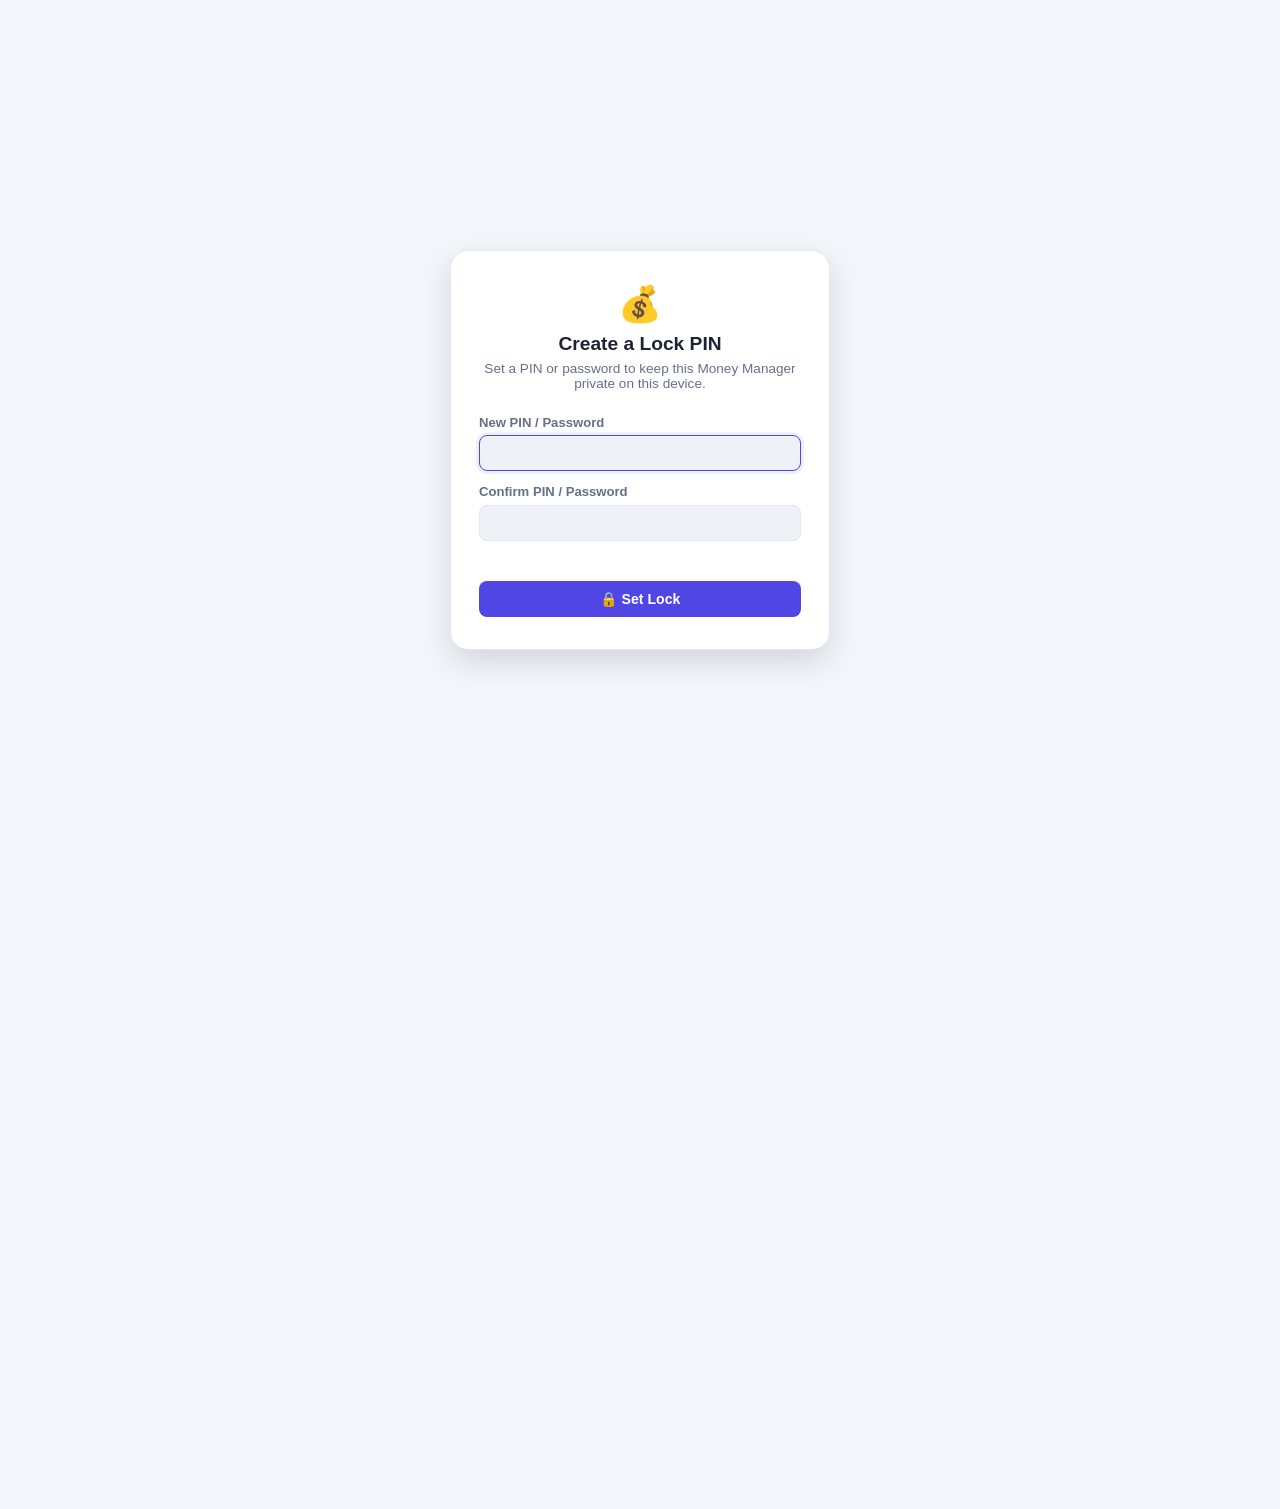
<file: index.html>
<!DOCTYPE html>
<html lang="en">
<head>
<meta charset="UTF-8" />
<meta name="viewport" content="width=device-width, initial-scale=1.0" />
<title>Dashboard · Money Manager</title>
<link rel="icon" href="data:image/svg+xml,<svg xmlns=%22http://www.w3.org/2000/svg%22 viewBox=%220 0 100 100%22><text y=%22.9em%22 font-size=%2290%22>💰</text></svg>" />
<link rel="stylesheet" href="css/style.css" />
<script>
  (function () {
    var t = localStorage.getItem("mms_theme");
    if (t === "dark" || t === "light") document.documentElement.setAttribute("data-theme", t);
    document.documentElement.classList.add("mms-auth-pending");
  })();
</script>
</head>
<body>

<header class="app-header">
  <nav class="app-nav">
    <a href="index.html" class="brand"><span class="brand-icon">💰</span><span class="brand-text"> Money Manager</span></a>
    <div class="nav-links">
      <a href="index.html">📊 Dashboard</a>
      <a href="income.html">💵 Income</a>
      <a href="expense.html">🧾 Expense</a>
      <a href="saving.html">🏦 Savings</a>
      <a href="debt.html">💳 Debt</a>
    </div>
    <div class="nav-actions">
      <button class="icon-btn lock-toggle" title="Lock now">🔒</button>
      <button class="icon-btn theme-toggle" title="Toggle theme">🌙</button>
      <button class="icon-btn nav-toggle" title="Menu">☰</button>
    </div>
  </nav>
</header>

<main class="app-main">
  <div class="page-head">
    <div>
      <h1>Dashboard</h1>
      <div class="subtitle">Your complete financial overview, all in one place.</div>
    </div>
  </div>

  <section class="summary-grid">
    <div class="stat-card income">
      <div class="stat-top">
        <span class="stat-label">Total Income</span>
        <span class="stat-icon">💵</span>
      </div>
      <div class="stat-value" id="stat-income">₹0.00</div>
      <div class="stat-sub" id="stat-income-sub">0 entries</div>
    </div>
    <div class="stat-card expense">
      <div class="stat-top">
        <span class="stat-label">Total Expense</span>
        <span class="stat-icon">🧾</span>
      </div>
      <div class="stat-value" id="stat-expense">₹0.00</div>
      <div class="stat-sub" id="stat-expense-sub">0 entries</div>
    </div>
    <div class="stat-card saving">
      <div class="stat-top">
        <span class="stat-label">Total Savings</span>
        <span class="stat-icon">🏦</span>
      </div>
      <div class="stat-value" id="stat-saving">₹0.00</div>
      <div class="stat-sub" id="stat-saving-sub">0 goals</div>
    </div>
    <div class="stat-card debt">
      <div class="stat-top">
        <span class="stat-label">Outstanding Debt</span>
        <span class="stat-icon">💳</span>
      </div>
      <div class="stat-value" id="stat-debt">₹0.00</div>
      <div class="stat-sub" id="stat-debt-sub">0 debts</div>
    </div>
    <div class="stat-card balance">
      <div class="stat-top">
        <span class="stat-label">Available Balance</span>
        <span class="stat-icon">⚖️</span>
      </div>
      <div class="stat-value" id="stat-balance">₹0.00</div>
      <div class="stat-sub">Income − Expense − Savings − Debt Payments</div>
    </div>
  </section>

  <h2 class="section-title">Overview</h2>
  <section class="charts-grid">
    <div class="card chart-card">
      <h3>Expense by Category</h3>
      <canvas id="chart-expense-category" height="220"></canvas>
      <div class="chart-legend" id="legend-expense-category"></div>
    </div>
    <div class="card chart-card">
      <h3>Last 6 Months: Income, Expense, Savings &amp; Debt Payments</h3>
      <canvas id="chart-monthly-trend" height="220"></canvas>
      <div class="chart-legend">
        <span class="legend-item"><span class="legend-dot" style="background:var(--income)"></span>Income</span>
        <span class="legend-item"><span class="legend-dot" style="background:var(--expense)"></span>Expense</span>
        <span class="legend-item"><span class="legend-dot" style="background:var(--saving)"></span>Savings</span>
        <span class="legend-item"><span class="legend-dot" style="background:var(--debt)"></span>Debt Payments</span>
      </div>
    </div>
  </section>

  <div class="two-col">
    <div>
      <h2 class="section-title">Savings Goals</h2>
      <div class="goals-grid" id="dash-goals"></div>

      <h2 class="section-title">Debts</h2>
      <div class="goals-grid" id="dash-debts"></div>
    </div>
    <div>
      <h2 class="section-title">Recent Transactions</h2>
      <div class="table-wrap">
        <table>
          <thead>
            <tr>
              <th>Date</th>
              <th>Type</th>
              <th>Description</th>
              <th class="num">Amount</th>
            </tr>
          </thead>
          <tbody id="recent-tx-body"></tbody>
        </table>
      </div>
    </div>
  </div>

  <h2 class="section-title">Statement</h2>
  <div class="card">
    <p class="subtitle" style="margin-bottom:1rem;color:var(--text-muted);font-size:0.85rem;">
      Export a full account statement as PDF: total income, expense, savings, debt payments, available balance, and a chronological transaction ledger with running balance.
    </p>
    <div class="settings-actions">
      <button class="btn btn-primary" id="btn-export-statement">📄 Export Full Statement (PDF)</button>
    </div>
  </div>

  <h2 class="section-title">Data Management</h2>
  <div class="card">
    <p class="subtitle" style="margin-bottom:1rem;color:var(--text-muted);font-size:0.85rem;">
      Everything is stored locally in your browser (localStorage). Back up your data as a JSON file, restore it later, or try the app with sample data.
    </p>
    <div class="settings-actions">
      <button class="btn btn-secondary" id="btn-export">⬇️ Export Data</button>
      <button class="btn btn-secondary" id="btn-import">⬆️ Import Data</button>
      <input type="file" id="file-import" accept="application/json" hidden />
      <button class="btn btn-secondary" id="btn-demo">✨ Load Demo Data</button>
      <button class="btn btn-danger" id="btn-clear">🗑️ Clear All Data</button>
    </div>
  </div>

  <p class="footer-note">Money Manager · data stays on this device only</p>
</main>

<script src="js/storage.js"></script>
<script src="js/charts.js"></script>
<script src="js/print.js"></script>
<script src="js/main.js"></script>
<script src="js/auth.js"></script>
<script src="js/dashboard.js"></script>
</body>
</html>
</file>
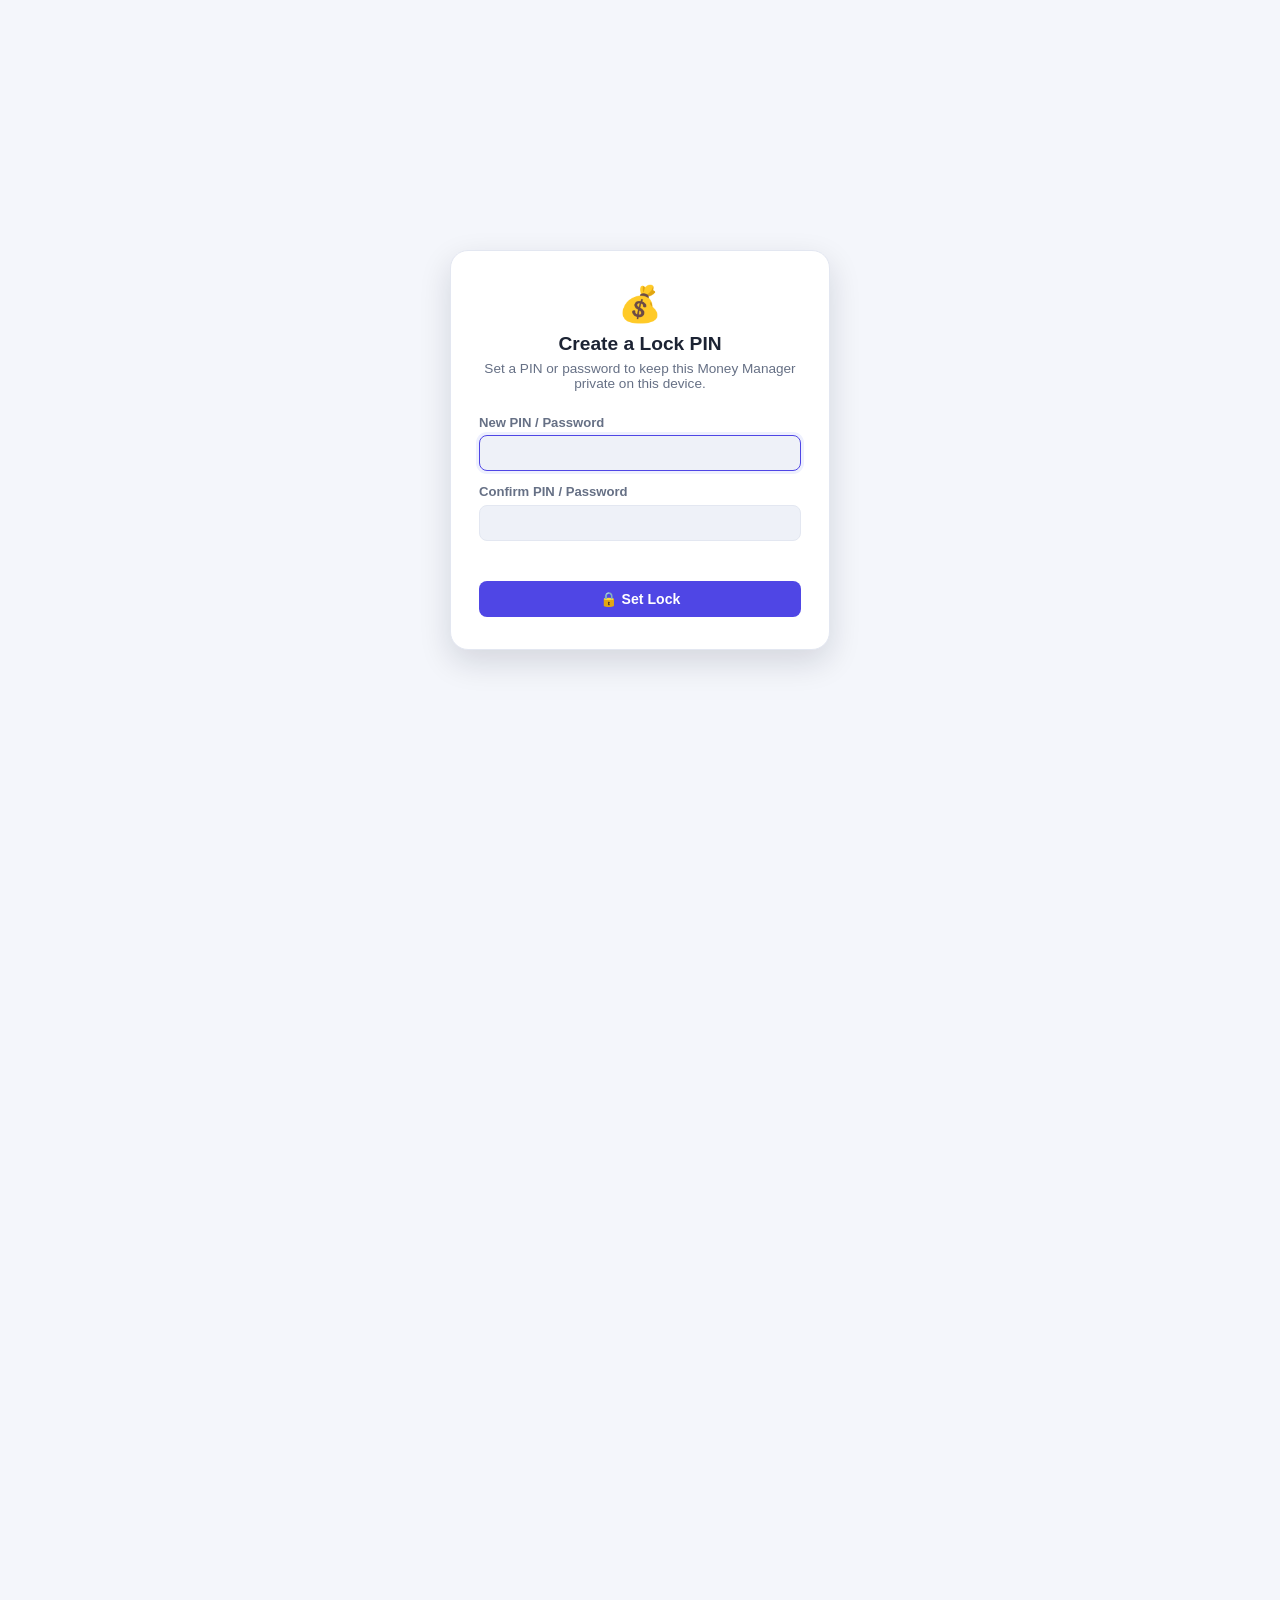
<file: debt.html>
<!DOCTYPE html>
<html lang="en">
<head>
<meta charset="UTF-8" />
<meta name="viewport" content="width=device-width, initial-scale=1.0" />
<title>Debt · Money Manager</title>
<link rel="icon" href="data:image/svg+xml,<svg xmlns=%22http://www.w3.org/2000/svg%22 viewBox=%220 0 100 100%22><text y=%22.9em%22 font-size=%2290%22>💰</text></svg>" />
<link rel="stylesheet" href="css/style.css" />
<script>
  (function () {
    var t = localStorage.getItem("mms_theme");
    if (t === "dark" || t === "light") document.documentElement.setAttribute("data-theme", t);
    document.documentElement.classList.add("mms-auth-pending");
  })();
</script>
</head>
<body>

<header class="app-header">
  <nav class="app-nav">
    <a href="index.html" class="brand"><span class="brand-icon">💰</span><span class="brand-text"> Money Manager</span></a>
    <div class="nav-links">
      <a href="index.html">📊 Dashboard</a>
      <a href="income.html">💵 Income</a>
      <a href="expense.html">🧾 Expense</a>
      <a href="saving.html">🏦 Savings</a>
      <a href="debt.html">💳 Debt</a>
    </div>
    <div class="nav-actions">
      <button class="icon-btn lock-toggle" title="Lock now">🔒</button>
      <button class="icon-btn theme-toggle" title="Toggle theme">🌙</button>
      <button class="icon-btn nav-toggle" title="Menu">☰</button>
    </div>
  </nav>
</header>

<main class="app-main">
  <div class="page-head">
    <div>
      <h1>Debt</h1>
      <div class="subtitle">Track what you owe and watch it pay down to zero.</div>
    </div>
  </div>

  <section class="summary-grid">
    <div class="stat-card debt">
      <div class="stat-top"><span class="stat-label">Total Outstanding</span><span class="stat-icon">💳</span></div>
      <div class="stat-value" id="stat-outstanding">₹0.00</div>
      <div class="stat-sub" id="stat-debt-count">0 debts</div>
    </div>
    <div class="stat-card debt">
      <div class="stat-top"><span class="stat-label">Total Paid</span><span class="stat-icon">✅</span></div>
      <div class="stat-value" id="stat-paid">₹0.00</div>
      <div class="stat-sub" id="stat-payment-count">0 payments</div>
    </div>
    <div class="stat-card debt">
      <div class="stat-top"><span class="stat-label">Active Debts</span><span class="stat-icon">📌</span></div>
      <div class="stat-value" id="stat-active-debts">0</div>
      <div class="stat-sub">Still owing</div>
    </div>
    <div class="stat-card debt">
      <div class="stat-top"><span class="stat-label">Debts Cleared</span><span class="stat-icon">🎉</span></div>
      <div class="stat-value" id="stat-cleared-debts">0</div>
      <div class="stat-sub">Fully paid off</div>
    </div>
  </section>

  <h2 class="section-title" id="debt-form-title">Add Debt</h2>
  <form class="card" id="debt-form" novalidate>
    <div class="form-grid">
      <div class="field">
        <label for="d-name">Debt Name / Creditor</label>
        <input type="text" id="d-name" placeholder="e.g. HDFC Credit Card" maxlength="60" required />
      </div>
      <div class="field">
        <label for="d-category">Category</label>
        <select id="d-category"></select>
      </div>
      <div class="field">
        <label for="d-principal">Principal Amount (₹)</label>
        <input type="number" id="d-principal" min="1" step="0.01" placeholder="0.00" required />
      </div>
      <div class="field">
        <label for="d-rate">Interest Rate % (optional)</label>
        <input type="number" id="d-rate" min="0" step="0.01" placeholder="0.00" />
      </div>
      <div class="field">
        <label for="d-due">Due Date (optional)</label>
        <input type="date" id="d-due" />
      </div>
      <div class="field full">
        <label for="d-note">Note (optional)</label>
        <textarea id="d-note" maxlength="200" placeholder="Any extra detail..."></textarea>
      </div>
      <div class="field-error full" id="debt-form-error"></div>
      <div class="form-actions">
        <button type="submit" class="btn btn-primary" id="debt-submit-btn">➕ Add Debt</button>
        <button type="button" class="btn btn-ghost" id="debt-cancel-btn" hidden>Cancel</button>
      </div>
    </div>
  </form>

  <div class="goals-grid" id="debts-grid" style="margin-top:1.25rem;"></div>

  <h2 class="section-title" id="payment-form-title">Add Debt Payment</h2>
  <form class="card" id="payment-form" novalidate>
    <div class="form-grid">
      <div class="field">
        <label for="p-date">Date</label>
        <input type="date" id="p-date" required />
      </div>
      <div class="field">
        <label for="p-debt">Debt</label>
        <select id="p-debt"></select>
      </div>
      <div class="field">
        <label for="p-amount">Amount (₹)</label>
        <input type="number" id="p-amount" min="0.01" step="0.01" placeholder="0.00" required />
      </div>
      <div class="field full">
        <label for="p-note">Note (optional)</label>
        <textarea id="p-note" maxlength="200" placeholder="Any extra detail..."></textarea>
      </div>
      <div class="field-error full" id="payment-form-error"></div>
      <div class="form-actions">
        <button type="submit" class="btn btn-primary" id="payment-submit-btn">➕ Add Payment</button>
        <button type="button" class="btn btn-ghost" id="payment-cancel-btn" hidden>Cancel</button>
      </div>
    </div>
  </form>

  <h2 class="section-title">All Debt Payments</h2>
  <div class="toolbar">
    <select id="filter-debt"><option value="">All debts</option></select>
    <input type="month" id="filter-month" />
    <div class="spacer"></div>
    <button class="btn btn-secondary btn-sm" id="btn-clear-filters">Clear filters</button>
    <button class="btn btn-secondary btn-sm" id="btn-export-pdf">📄 Export PDF</button>
  </div>

  <div class="table-wrap">
    <table>
      <thead>
        <tr>
          <th>Date</th>
          <th>Debt</th>
          <th>Note</th>
          <th class="num">Amount</th>
          <th></th>
        </tr>
      </thead>
      <tbody id="payments-body"></tbody>
    </table>
  </div>

  <p class="footer-note">Money Manager · data stays on this device only</p>
</main>

<script src="js/storage.js"></script>
<script src="js/charts.js"></script>
<script src="js/print.js"></script>
<script src="js/main.js"></script>
<script src="js/auth.js"></script>
<script src="js/debt.js"></script>
</body>
</html>
</file>
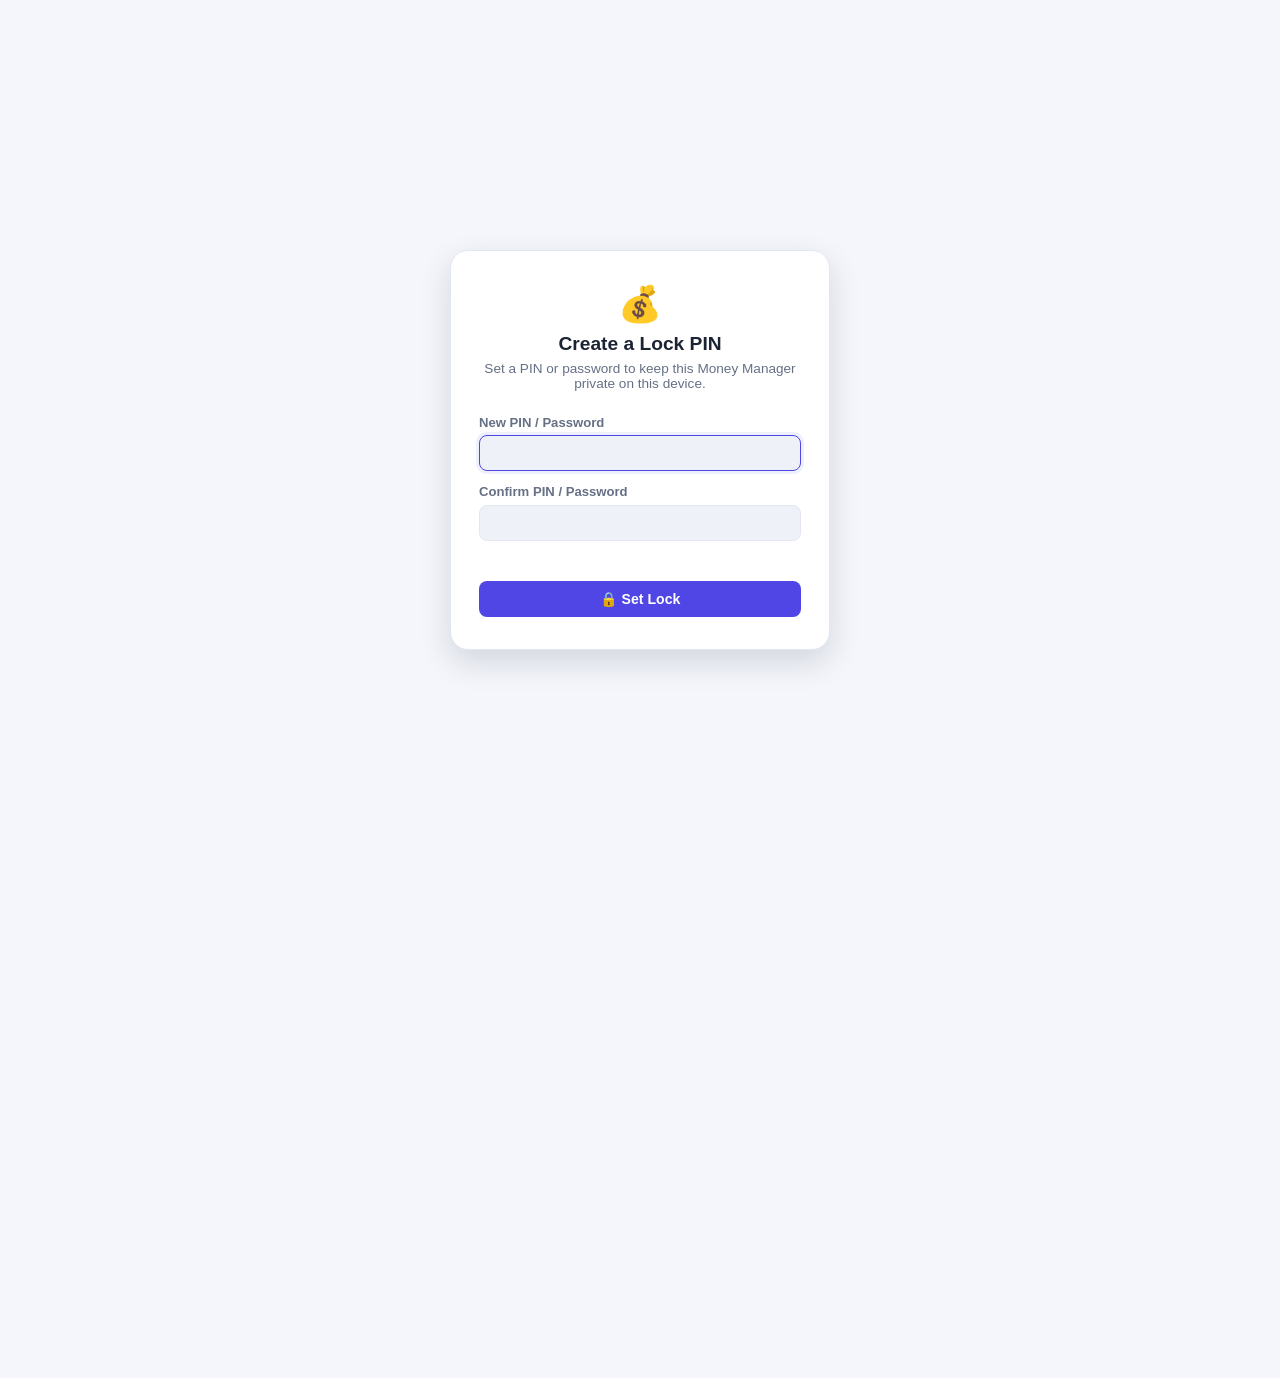
<file: expense.html>
<!DOCTYPE html>
<html lang="en">
<head>
<meta charset="UTF-8" />
<meta name="viewport" content="width=device-width, initial-scale=1.0" />
<title>Expense · Money Manager</title>
<link rel="icon" href="data:image/svg+xml,<svg xmlns=%22http://www.w3.org/2000/svg%22 viewBox=%220 0 100 100%22><text y=%22.9em%22 font-size=%2290%22>💰</text></svg>" />
<link rel="stylesheet" href="css/style.css" />
<script>
  (function () {
    var t = localStorage.getItem("mms_theme");
    if (t === "dark" || t === "light") document.documentElement.setAttribute("data-theme", t);
    document.documentElement.classList.add("mms-auth-pending");
  })();
</script>
</head>
<body>

<header class="app-header">
  <nav class="app-nav">
    <a href="index.html" class="brand"><span class="brand-icon">💰</span><span class="brand-text"> Money Manager</span></a>
    <div class="nav-links">
      <a href="index.html">📊 Dashboard</a>
      <a href="income.html">💵 Income</a>
      <a href="expense.html">🧾 Expense</a>
      <a href="saving.html">🏦 Savings</a>
      <a href="debt.html">💳 Debt</a>
    </div>
    <div class="nav-actions">
      <button class="icon-btn lock-toggle" title="Lock now">🔒</button>
      <button class="icon-btn theme-toggle" title="Toggle theme">🌙</button>
      <button class="icon-btn nav-toggle" title="Menu">☰</button>
    </div>
  </nav>
</header>

<main class="app-main">
  <div class="page-head">
    <div>
      <h1>Expense</h1>
      <div class="subtitle">See where your money goes.</div>
    </div>
  </div>

  <div class="two-col">
    <div>
      <section class="summary-grid" style="grid-template-columns:1fr;">
        <div class="stat-card expense">
          <div class="stat-top"><span class="stat-label">Total Expense</span><span class="stat-icon">🧾</span></div>
          <div class="stat-value" id="stat-total">₹0.00</div>
          <div class="stat-sub" id="stat-count">0 entries</div>
        </div>
        <div class="stat-card expense">
          <div class="stat-top"><span class="stat-label">This Month</span><span class="stat-icon">📅</span></div>
          <div class="stat-value" id="stat-month">₹0.00</div>
          <div class="stat-sub">Current calendar month</div>
        </div>
        <div class="stat-card expense">
          <div class="stat-top"><span class="stat-label">Top Category</span><span class="stat-icon">🏷️</span></div>
          <div class="stat-value" id="stat-top-category" style="font-size:1.15rem;">—</div>
          <div class="stat-sub" id="stat-top-category-sub">No data yet</div>
        </div>
      </section>
    </div>
    <div class="card chart-card">
      <h3>Expense by Category</h3>
      <canvas id="chart-category" height="220"></canvas>
      <div class="chart-legend" id="legend-category"></div>
    </div>
  </div>

  <h2 class="section-title" id="form-title">Add Expense</h2>
  <form class="card" id="expense-form" novalidate>
    <div class="form-grid">
      <div class="field">
        <label for="f-date">Date</label>
        <input type="date" id="f-date" required />
      </div>
      <div class="field">
        <label for="f-category">Category</label>
        <select id="f-category"></select>
      </div>
      <div class="field">
        <label for="f-amount">Amount (₹)</label>
        <input type="number" id="f-amount" min="0.01" step="0.01" placeholder="0.00" required />
      </div>
      <div class="field full">
        <label for="f-note">Note (optional)</label>
        <textarea id="f-note" maxlength="200" placeholder="What was this expense for?"></textarea>
      </div>
      <div class="field-error full" id="form-error"></div>
      <div class="form-actions">
        <button type="submit" class="btn btn-primary" id="btn-submit">➕ Add Expense</button>
        <button type="button" class="btn btn-ghost" id="btn-cancel-edit" hidden>Cancel</button>
      </div>
    </div>
  </form>

  <h2 class="section-title">All Expense Entries</h2>
  <div class="toolbar">
    <input type="text" id="filter-search" class="search-input" placeholder="🔍 Search note..." />
    <select id="filter-category"><option value="">All categories</option></select>
    <input type="month" id="filter-month" />
    <div class="spacer"></div>
    <button class="btn btn-secondary btn-sm" id="btn-clear-filters">Clear filters</button>
    <button class="btn btn-secondary btn-sm" id="btn-export-pdf">📄 Export PDF</button>
  </div>

  <div class="table-wrap">
    <table>
      <thead>
        <tr>
          <th>Date</th>
          <th>Category</th>
          <th>Note</th>
          <th class="num">Amount</th>
          <th></th>
        </tr>
      </thead>
      <tbody id="expense-body"></tbody>
    </table>
  </div>

  <p class="footer-note">Money Manager · data stays on this device only</p>
</main>

<script src="js/storage.js"></script>
<script src="js/charts.js"></script>
<script src="js/print.js"></script>
<script src="js/main.js"></script>
<script src="js/auth.js"></script>
<script src="js/expense.js"></script>
</body>
</html>
</file>
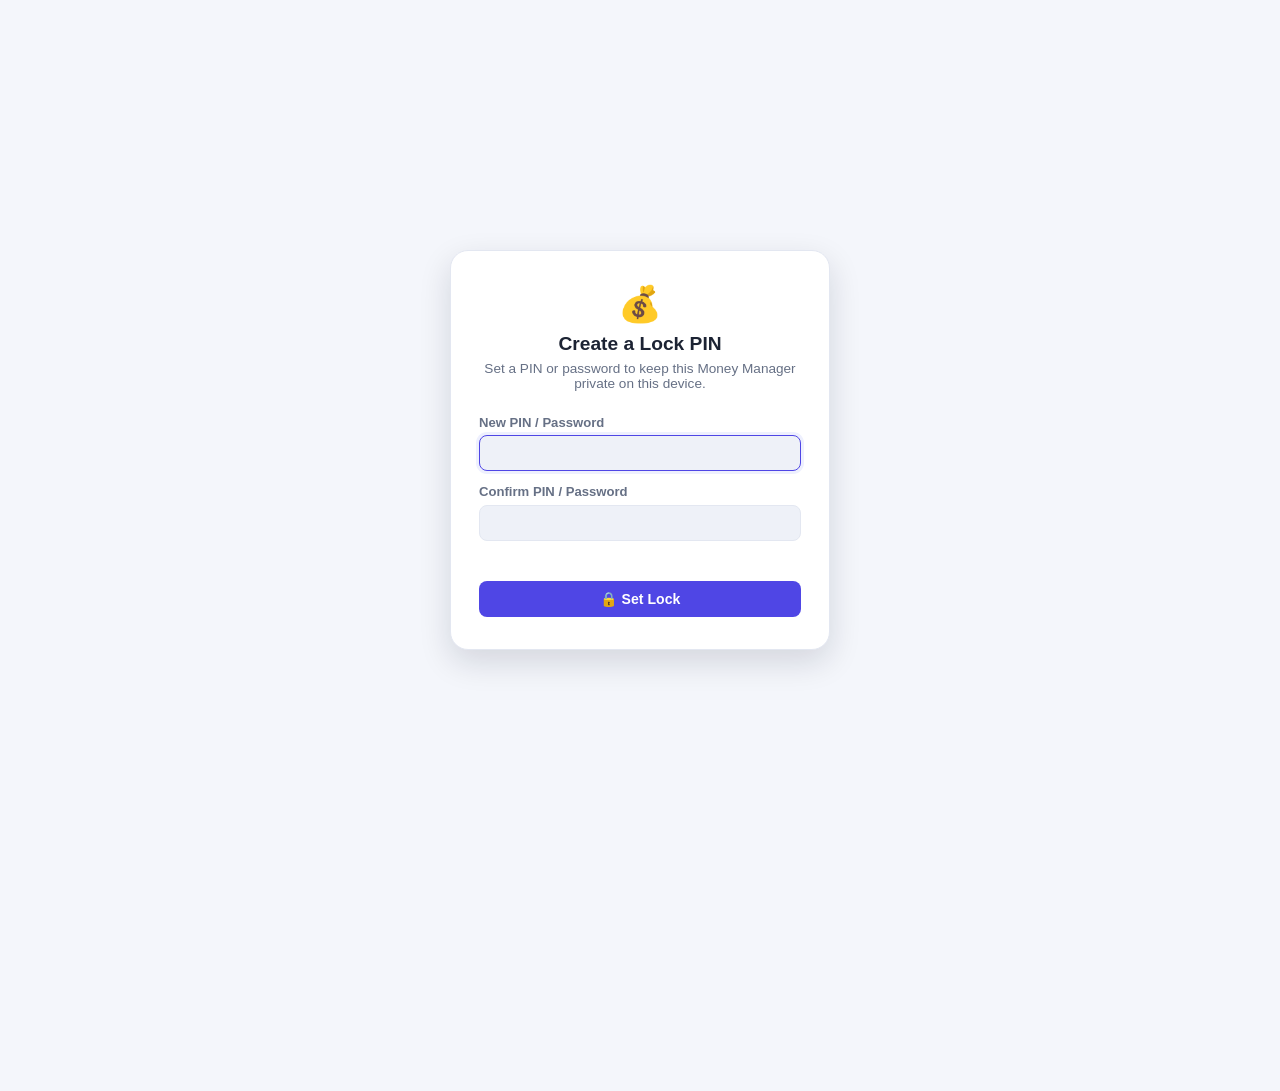
<file: income.html>
<!DOCTYPE html>
<html lang="en">
<head>
<meta charset="UTF-8" />
<meta name="viewport" content="width=device-width, initial-scale=1.0" />
<title>Income · Money Manager</title>
<link rel="icon" href="data:image/svg+xml,<svg xmlns=%22http://www.w3.org/2000/svg%22 viewBox=%220 0 100 100%22><text y=%22.9em%22 font-size=%2290%22>💰</text></svg>" />
<link rel="stylesheet" href="css/style.css" />
<script>
  (function () {
    var t = localStorage.getItem("mms_theme");
    if (t === "dark" || t === "light") document.documentElement.setAttribute("data-theme", t);
    document.documentElement.classList.add("mms-auth-pending");
  })();
</script>
</head>
<body>

<header class="app-header">
  <nav class="app-nav">
    <a href="index.html" class="brand"><span class="brand-icon">💰</span><span class="brand-text"> Money Manager</span></a>
    <div class="nav-links">
      <a href="index.html">📊 Dashboard</a>
      <a href="income.html">💵 Income</a>
      <a href="expense.html">🧾 Expense</a>
      <a href="saving.html">🏦 Savings</a>
      <a href="debt.html">💳 Debt</a>
    </div>
    <div class="nav-actions">
      <button class="icon-btn lock-toggle" title="Lock now">🔒</button>
      <button class="icon-btn theme-toggle" title="Toggle theme">🌙</button>
      <button class="icon-btn nav-toggle" title="Menu">☰</button>
    </div>
  </nav>
</header>

<main class="app-main">
  <div class="page-head">
    <div>
      <h1>Income</h1>
      <div class="subtitle">Track every rupee coming in.</div>
    </div>
  </div>

  <section class="summary-grid">
    <div class="stat-card income">
      <div class="stat-top"><span class="stat-label">Total Income</span><span class="stat-icon">💵</span></div>
      <div class="stat-value" id="stat-total">₹0.00</div>
      <div class="stat-sub" id="stat-count">0 entries</div>
    </div>
    <div class="stat-card income">
      <div class="stat-top"><span class="stat-label">This Month</span><span class="stat-icon">📅</span></div>
      <div class="stat-value" id="stat-month">₹0.00</div>
      <div class="stat-sub">Current calendar month</div>
    </div>
    <div class="stat-card income">
      <div class="stat-top"><span class="stat-label">Top Category</span><span class="stat-icon">🏷️</span></div>
      <div class="stat-value" id="stat-top-category" style="font-size:1.15rem;">—</div>
      <div class="stat-sub" id="stat-top-category-sub">No data yet</div>
    </div>
  </section>

  <h2 class="section-title" id="form-title">Add Income</h2>
  <form class="card" id="income-form" novalidate>
    <div class="form-grid">
      <div class="field">
        <label for="f-date">Date</label>
        <input type="date" id="f-date" required />
      </div>
      <div class="field">
        <label for="f-source">Source</label>
        <input type="text" id="f-source" placeholder="e.g. Acme Corp" maxlength="80" required />
      </div>
      <div class="field">
        <label for="f-category">Category</label>
        <select id="f-category"></select>
      </div>
      <div class="field">
        <label for="f-amount">Amount (₹)</label>
        <input type="number" id="f-amount" min="0.01" step="0.01" placeholder="0.00" required />
      </div>
      <div class="field full">
        <label for="f-note">Note (optional)</label>
        <textarea id="f-note" maxlength="200" placeholder="Any extra detail..."></textarea>
      </div>
      <div class="field-error full" id="form-error"></div>
      <div class="form-actions">
        <button type="submit" class="btn btn-primary" id="btn-submit">➕ Add Income</button>
        <button type="button" class="btn btn-ghost" id="btn-cancel-edit" hidden>Cancel</button>
      </div>
    </div>
  </form>

  <h2 class="section-title">All Income Entries</h2>
  <div class="toolbar">
    <input type="text" id="filter-search" class="search-input" placeholder="🔍 Search source or note..." />
    <select id="filter-category"><option value="">All categories</option></select>
    <input type="month" id="filter-month" />
    <div class="spacer"></div>
    <button class="btn btn-secondary btn-sm" id="btn-clear-filters">Clear filters</button>
    <button class="btn btn-secondary btn-sm" id="btn-export-pdf">📄 Export PDF</button>
  </div>

  <div class="table-wrap">
    <table>
      <thead>
        <tr>
          <th>Date</th>
          <th>Source</th>
          <th>Category</th>
          <th>Note</th>
          <th class="num">Amount</th>
          <th></th>
        </tr>
      </thead>
      <tbody id="income-body"></tbody>
    </table>
  </div>

  <p class="footer-note">Money Manager · data stays on this device only</p>
</main>

<script src="js/storage.js"></script>
<script src="js/charts.js"></script>
<script src="js/print.js"></script>
<script src="js/main.js"></script>
<script src="js/auth.js"></script>
<script src="js/income.js"></script>
</body>
</html>
</file>
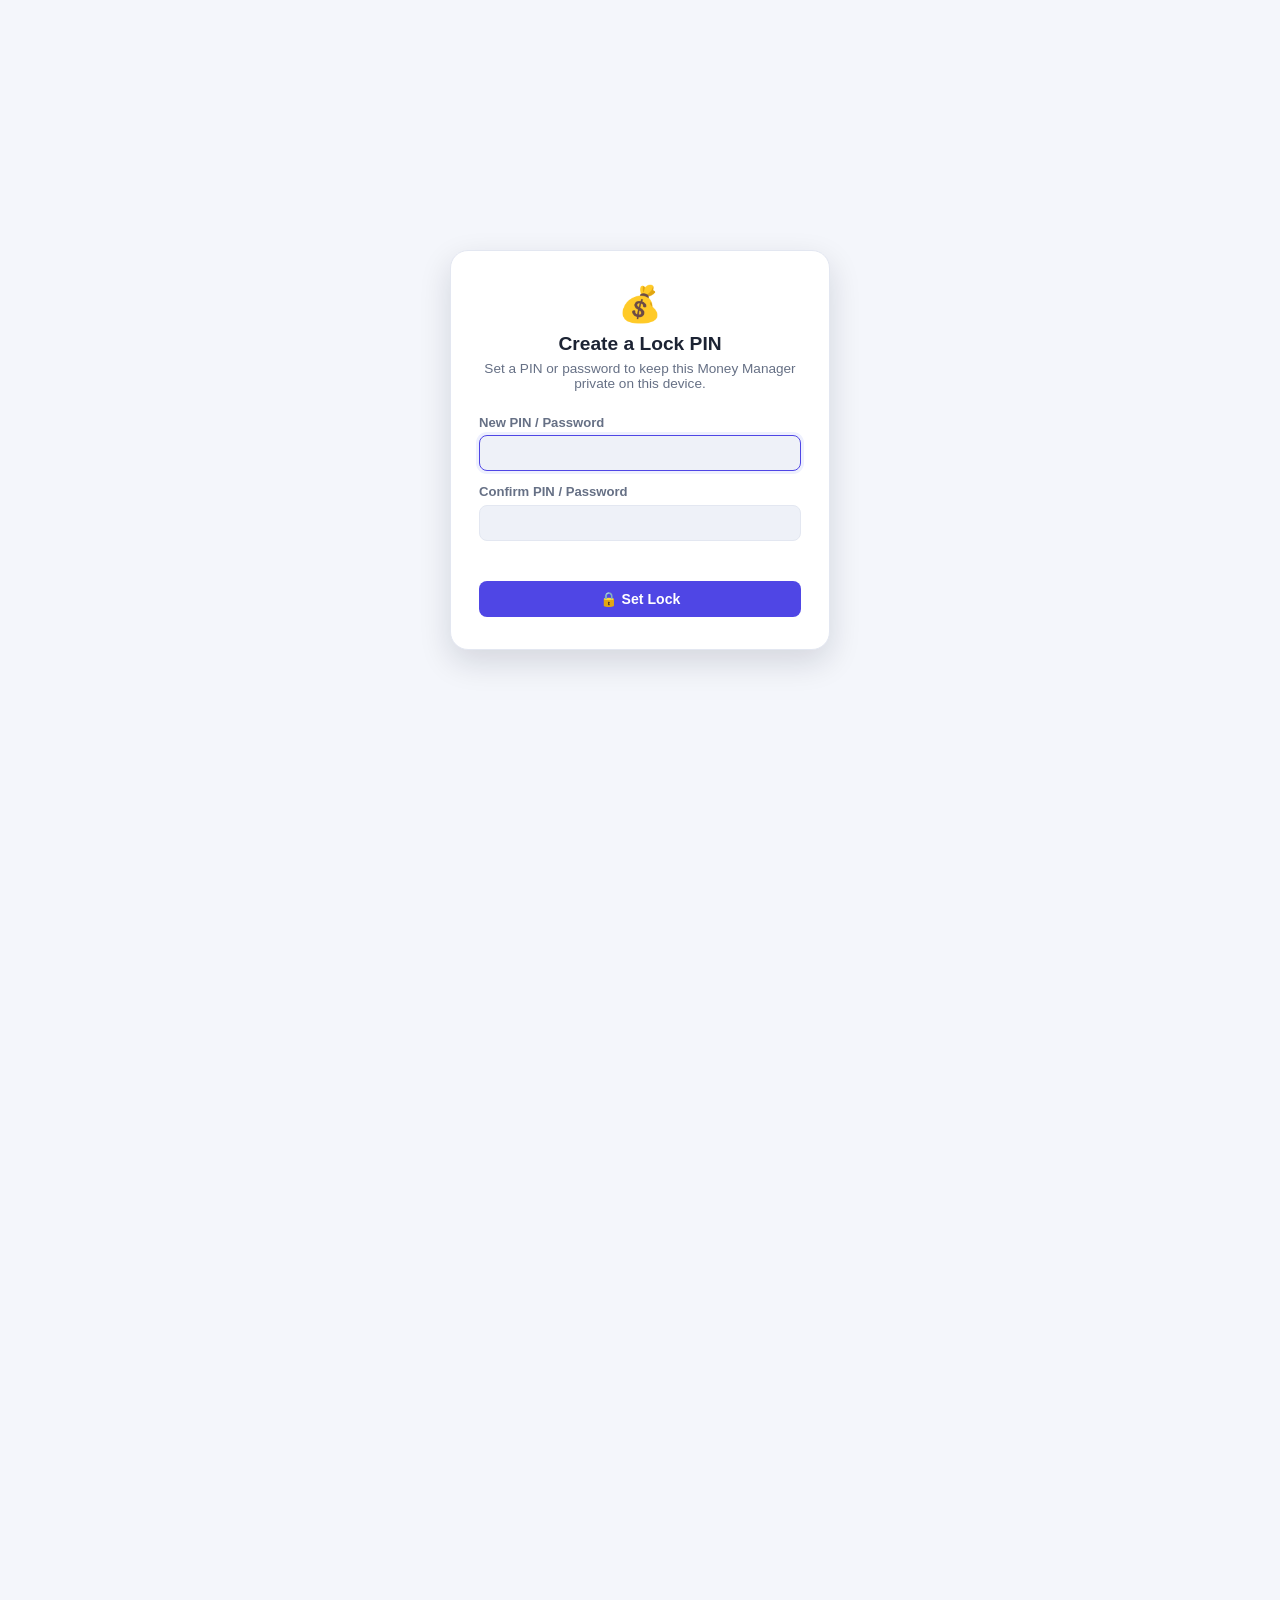
<file: saving.html>
<!DOCTYPE html>
<html lang="en">
<head>
<meta charset="UTF-8" />
<meta name="viewport" content="width=device-width, initial-scale=1.0" />
<title>Savings · Money Manager</title>
<link rel="icon" href="data:image/svg+xml,<svg xmlns=%22http://www.w3.org/2000/svg%22 viewBox=%220 0 100 100%22><text y=%22.9em%22 font-size=%2290%22>💰</text></svg>" />
<link rel="stylesheet" href="css/style.css" />
<script>
  (function () {
    var t = localStorage.getItem("mms_theme");
    if (t === "dark" || t === "light") document.documentElement.setAttribute("data-theme", t);
    document.documentElement.classList.add("mms-auth-pending");
  })();
</script>
</head>
<body>

<header class="app-header">
  <nav class="app-nav">
    <a href="index.html" class="brand"><span class="brand-icon">💰</span><span class="brand-text"> Money Manager</span></a>
    <div class="nav-links">
      <a href="index.html">📊 Dashboard</a>
      <a href="income.html">💵 Income</a>
      <a href="expense.html">🧾 Expense</a>
      <a href="saving.html">🏦 Savings</a>
      <a href="debt.html">💳 Debt</a>
    </div>
    <div class="nav-actions">
      <button class="icon-btn lock-toggle" title="Lock now">🔒</button>
      <button class="icon-btn theme-toggle" title="Toggle theme">🌙</button>
      <button class="icon-btn nav-toggle" title="Menu">☰</button>
    </div>
  </nav>
</header>

<main class="app-main">
  <div class="page-head">
    <div>
      <h1>Savings</h1>
      <div class="subtitle">Set goals and watch your progress grow.</div>
    </div>
  </div>

  <section class="summary-grid">
    <div class="stat-card saving">
      <div class="stat-top"><span class="stat-label">Total Saved</span><span class="stat-icon">🏦</span></div>
      <div class="stat-value" id="stat-total">₹0.00</div>
      <div class="stat-sub" id="stat-count">0 entries</div>
    </div>
    <div class="stat-card saving">
      <div class="stat-top"><span class="stat-label">Active Goals</span><span class="stat-icon">🎯</span></div>
      <div class="stat-value" id="stat-active-goals">0</div>
      <div class="stat-sub">In progress</div>
    </div>
    <div class="stat-card saving">
      <div class="stat-top"><span class="stat-label">Completed Goals</span><span class="stat-icon">🎉</span></div>
      <div class="stat-value" id="stat-completed-goals">0</div>
      <div class="stat-sub">Target reached</div>
    </div>
  </section>

  <h2 class="section-title">Savings by Location</h2>
  <div class="goals-grid" id="location-grid"></div>

  <h2 class="section-title" id="goal-form-title">Add Savings Goal</h2>
  <form class="card" id="goal-form" novalidate>
    <div class="form-grid">
      <div class="field">
        <label for="g-name">Goal Name</label>
        <input type="text" id="g-name" placeholder="e.g. Emergency Fund" maxlength="60" required />
      </div>
      <div class="field">
        <label for="g-target">Target Amount (₹)</label>
        <input type="number" id="g-target" min="1" step="0.01" placeholder="0.00" required />
      </div>
      <div class="field">
        <label for="g-date">Target Date (optional)</label>
        <input type="date" id="g-date" />
      </div>
      <div class="field-error full" id="goal-form-error"></div>
      <div class="form-actions">
        <button type="submit" class="btn btn-primary" id="goal-submit-btn">➕ Add Goal</button>
        <button type="button" class="btn btn-ghost" id="goal-cancel-btn" hidden>Cancel</button>
      </div>
    </div>
  </form>

  <div class="goals-grid" id="goals-grid" style="margin-top:1.25rem;"></div>

  <h2 class="section-title" id="entry-form-title">Add Saving Entry</h2>
  <form class="card" id="entry-form" novalidate>
    <div class="form-grid">
      <div class="field">
        <label for="e-date">Date</label>
        <input type="date" id="e-date" required />
      </div>
      <div class="field">
        <label for="e-goal">Goal</label>
        <select id="e-goal">
          <option value="">General Savings (no goal)</option>
        </select>
      </div>
      <div class="field">
        <label for="e-amount">Amount (₹)</label>
        <input type="number" id="e-amount" min="0.01" step="0.01" placeholder="0.00" required />
      </div>
      <div class="field">
        <label for="e-storage-type">Storage Type</label>
        <select id="e-storage-type">
          <option value="Cash">💵 Cash</option>
          <option value="Bank">🏦 Bank</option>
        </select>
      </div>
      <div class="field" id="e-bank-field" hidden>
        <label for="e-bank-name">Which Bank?</label>
        <input type="text" id="e-bank-name" list="bank-list" maxlength="60" placeholder="e.g. HDFC Bank" />
        <datalist id="bank-list">
          <option value="State Bank of India (SBI)"></option>
          <option value="HDFC Bank"></option>
          <option value="ICICI Bank"></option>
          <option value="Axis Bank"></option>
          <option value="Kotak Mahindra Bank"></option>
          <option value="Punjab National Bank (PNB)"></option>
          <option value="Bank of Baroda"></option>
          <option value="Canara Bank"></option>
          <option value="Union Bank of India"></option>
          <option value="IndusInd Bank"></option>
          <option value="Yes Bank"></option>
          <option value="IDFC FIRST Bank"></option>
        </datalist>
      </div>
      <div class="field full">
        <label for="e-note">Note (optional)</label>
        <textarea id="e-note" maxlength="200" placeholder="Any extra detail..."></textarea>
      </div>
      <div class="field-error full" id="entry-form-error"></div>
      <div class="form-actions">
        <button type="submit" class="btn btn-primary" id="entry-submit-btn">➕ Add Entry</button>
        <button type="button" class="btn btn-ghost" id="entry-cancel-btn" hidden>Cancel</button>
      </div>
    </div>
  </form>

  <h2 class="section-title">All Saving Entries</h2>
  <div class="toolbar">
    <select id="filter-goal"><option value="">All goals</option></select>
    <select id="filter-storage-type">
      <option value="">All types</option>
      <option value="Cash">💵 Cash</option>
      <option value="Bank">🏦 Bank</option>
    </select>
    <input type="month" id="filter-month" />
    <div class="spacer"></div>
    <button class="btn btn-secondary btn-sm" id="btn-clear-filters">Clear filters</button>
    <button class="btn btn-secondary btn-sm" id="btn-export-pdf">📄 Export PDF</button>
  </div>

  <div class="table-wrap">
    <table>
      <thead>
        <tr>
          <th>Date</th>
          <th>Goal</th>
          <th>Where</th>
          <th>Note</th>
          <th class="num">Amount</th>
          <th></th>
        </tr>
      </thead>
      <tbody id="entries-body"></tbody>
    </table>
  </div>

  <p class="footer-note">Money Manager · data stays on this device only</p>
</main>

<script src="js/storage.js"></script>
<script src="js/charts.js"></script>
<script src="js/print.js"></script>
<script src="js/main.js"></script>
<script src="js/auth.js"></script>
<script src="js/saving.js"></script>
</body>
</html>
</file>
<file: css/style.css>
﻿/* ===================================================================
   Money Manager - shared stylesheet
   Sections: reset, theme variables, layout/nav, cards, forms, buttons,
   tables, badges, progress bars, modal, toast, charts, responsive
   =================================================================== */

/* ---------- Reset ---------- */
*,
*::before,
*::after {
  box-sizing: border-box;
}

html,
body {
  margin: 0;
  padding: 0;
}

body {
  font-family: -apple-system, BlinkMacSystemFont, "Segoe UI", Roboto, Helvetica,
    Arial, sans-serif, "Apple Color Emoji", "Segoe UI Emoji";
  color: var(--text);
  background: var(--bg);
  min-height: 100vh;
  transition: background-color 0.2s ease, color 0.2s ease;
}

h1, h2, h3, h4, p {
  margin: 0 0 0.5rem 0;
}

a {
  color: inherit;
  text-decoration: none;
}

button {
  font-family: inherit;
}

ul {
  list-style: none;
  margin: 0;
  padding: 0;
}

img, svg {
  display: block;
  max-width: 100%;
}

/* ---------- Theme variables ---------- */
:root {
  --bg: #f4f6fb;
  --bg-soft: #eef1f8;
  --surface: #ffffff;
  --surface-hover: #f8f9fd;
  --border: #e3e7f1;
  --text: #1c2333;
  --text-muted: #667085;
  --text-faint: #98a2b3;

  --brand: #4f46e5;
  --brand-hover: #4338ca;
  --brand-soft: #eef0fe;

  --income: #16a34a;
  --income-soft: #e7f7ed;
  --expense: #e11d48;
  --expense-soft: #fdeaef;
  --saving: #0891b2;
  --saving-soft: #e3f6fa;
  --balance: #7c3aed;
  --balance-soft: #f1eafe;
  --debt: #d97706;
  --debt-soft: #fdf1e3;

  --warn: #d97706;
  --danger: #dc2626;

  --shadow-sm: 0 1px 2px rgba(16, 24, 40, 0.06);
  --shadow-md: 0 4px 12px rgba(16, 24, 40, 0.08);
  --shadow-lg: 0 12px 32px rgba(16, 24, 40, 0.14);

  --radius-sm: 8px;
  --radius-md: 12px;
  --radius-lg: 18px;

  color-scheme: light;
}

:root[data-theme="dark"] {
  --bg: #0f1420;
  --bg-soft: #141a2a;
  --surface: #1a2032;
  --surface-hover: #212840;
  --border: #2a3149;
  --text: #e7eaf3;
  --text-muted: #9aa3ba;
  --text-faint: #6b7488;

  --brand: #818cf8;
  --brand-hover: #9ea4f7;
  --brand-soft: #232a4d;

  --income: #4ade80;
  --income-soft: #12301f;
  --expense: #fb7185;
  --expense-soft: #35141c;
  --saving: #22d3ee;
  --saving-soft: #10303a;
  --balance: #c4b5fd;
  --balance-soft: #2a2350;
  --debt: #fbbf24;
  --debt-soft: #3a2a10;

  --warn: #fbbf24;
  --danger: #f87171;

  --shadow-sm: 0 1px 2px rgba(0, 0, 0, 0.3);
  --shadow-md: 0 4px 14px rgba(0, 0, 0, 0.35);
  --shadow-lg: 0 16px 40px rgba(0, 0, 0, 0.45);

  color-scheme: dark;
}

@media (prefers-color-scheme: dark) {
  :root:not([data-theme="light"]) {
    --bg: #0f1420;
    --bg-soft: #141a2a;
    --surface: #1a2032;
    --surface-hover: #212840;
    --border: #2a3149;
    --text: #e7eaf3;
    --text-muted: #9aa3ba;
    --text-faint: #6b7488;

    --brand: #818cf8;
    --brand-hover: #9ea4f7;
    --brand-soft: #232a4d;

    --income: #4ade80;
    --income-soft: #12301f;
    --expense: #fb7185;
    --expense-soft: #35141c;
    --saving: #22d3ee;
    --saving-soft: #10303a;
    --balance: #c4b5fd;
    --balance-soft: #2a2350;
    --debt: #fbbf24;
    --debt-soft: #3a2a10;

    --warn: #fbbf24;
    --danger: #f87171;

    color-scheme: dark;
  }
}

/* ---------- Layout ---------- */
.app-header {
  position: sticky;
  top: 0;
  z-index: 40;
  background: var(--surface);
  border-bottom: 1px solid var(--border);
  box-shadow: var(--shadow-sm);
}

.app-nav {
  max-width: 1180px;
  margin: 0 auto;
  padding: 0.7rem 1.5rem;
  display: flex;
  align-items: center;
  gap: 1rem;
}

.brand {
  display: flex;
  align-items: center;
  gap: 0.5rem;
  font-weight: 700;
  font-size: 1.1rem;
  margin-right: 0.5rem;
  white-space: nowrap;
}

.brand .brand-icon {
  font-size: 1.4rem;
}

.nav-links {
  display: flex;
  gap: 0.25rem;
  flex: 1;
  flex-wrap: wrap;
}

.nav-links a {
  padding: 0.5rem 0.9rem;
  border-radius: var(--radius-sm);
  font-weight: 500;
  font-size: 0.92rem;
  color: var(--text-muted);
  display: flex;
  align-items: center;
  gap: 0.4rem;
}

.nav-links a:hover {
  background: var(--bg-soft);
  color: var(--text);
}

.nav-links a.active {
  background: var(--brand-soft);
  color: var(--brand);
}

.nav-actions {
  display: flex;
  align-items: center;
  gap: 0.5rem;
}

.icon-btn {
  width: 38px;
  height: 38px;
  display: flex;
  align-items: center;
  justify-content: center;
  border-radius: 50%;
  border: 1px solid var(--border);
  background: var(--surface);
  cursor: pointer;
  font-size: 1.05rem;
  color: var(--text);
  transition: background 0.15s ease, transform 0.15s ease;
}

.icon-btn:hover {
  background: var(--bg-soft);
}

.icon-btn:active {
  transform: scale(0.94);
}

.nav-toggle {
  display: none;
}

main.app-main {
  max-width: 1180px;
  margin: 0 auto;
  padding: 1.75rem 1.5rem 4rem;
}

.page-head {
  display: flex;
  justify-content: space-between;
  align-items: flex-end;
  flex-wrap: wrap;
  gap: 0.75rem;
  margin-bottom: 1.5rem;
}

.page-head h1 {
  font-size: 1.5rem;
}

.page-head .subtitle {
  color: var(--text-muted);
  font-size: 0.92rem;
}

.section-title {
  font-size: 1.05rem;
  margin: 2rem 0 0.9rem;
}

/* ---------- Cards ---------- */
.card {
  background: var(--surface);
  border: 1px solid var(--border);
  border-radius: var(--radius-md);
  box-shadow: var(--shadow-sm);
  padding: 1.25rem;
}

.summary-grid {
  display: grid;
  grid-template-columns: repeat(auto-fit, minmax(190px, 1fr));
  gap: 1rem;
}

.stat-card {
  background: var(--surface);
  border: 1px solid var(--border);
  border-radius: var(--radius-md);
  padding: 1.1rem 1.25rem;
  box-shadow: var(--shadow-sm);
  display: flex;
  flex-direction: column;
  gap: 0.5rem;
  position: relative;
  overflow: hidden;
}

.stat-card::before {
  content: "";
  position: absolute;
  inset: 0 auto 0 0;
  width: 4px;
  background: var(--accent, var(--brand));
}

.stat-card.income { --accent: var(--income); }
.stat-card.expense { --accent: var(--expense); }
.stat-card.saving { --accent: var(--saving); }
.stat-card.balance { --accent: var(--balance); }
.stat-card.debt { --accent: var(--debt); }

.stat-top {
  display: flex;
  justify-content: space-between;
  align-items: center;
}

.stat-label {
  font-size: 0.82rem;
  color: var(--text-muted);
  font-weight: 600;
  text-transform: uppercase;
  letter-spacing: 0.03em;
}

.stat-icon {
  width: 34px;
  height: 34px;
  border-radius: 9px;
  display: flex;
  align-items: center;
  justify-content: center;
  font-size: 1rem;
  background: var(--accent, var(--brand));
  background: color-mix(in srgb, var(--accent, var(--brand)) 18%, transparent);
  color: var(--accent, var(--brand));
}

.stat-value {
  font-size: 1.55rem;
  font-weight: 700;
  letter-spacing: -0.01em;
}

.stat-sub {
  font-size: 0.8rem;
  color: var(--text-faint);
}

.charts-grid {
  display: grid;
  grid-template-columns: 1.1fr 1fr;
  gap: 1rem;
}

.charts-grid > * {
  min-width: 0;
}

.chart-card h3 {
  font-size: 0.95rem;
  margin-bottom: 0.9rem;
}

.chart-card canvas {
  width: 100%;
  height: 220px;
  display: block;
}

.chart-empty {
  color: var(--text-faint);
  font-size: 0.88rem;
  padding: 2rem 0;
  text-align: center;
}

.chart-legend {
  display: flex;
  flex-wrap: wrap;
  gap: 0.5rem 1rem;
  margin-top: 0.9rem;
}

.legend-item {
  display: flex;
  align-items: center;
  gap: 0.4rem;
  font-size: 0.8rem;
  color: var(--text-muted);
}

.legend-dot {
  width: 9px;
  height: 9px;
  border-radius: 50%;
  flex-shrink: 0;
}

.two-col {
  display: grid;
  grid-template-columns: 1fr 1.3fr;
  gap: 1.25rem;
  align-items: start;
}

.two-col > * {
  min-width: 0;
}

/* ---------- Forms ---------- */
.form-grid {
  display: grid;
  grid-template-columns: repeat(auto-fit, minmax(150px, 1fr));
  gap: 0.9rem;
}

.field {
  display: flex;
  flex-direction: column;
  gap: 0.35rem;
}

.field.full {
  grid-column: 1 / -1;
}

.field label {
  font-size: 0.82rem;
  font-weight: 600;
  color: var(--text-muted);
}

input,
select,
textarea {
  background: var(--bg-soft);
  border: 1px solid var(--border);
  border-radius: var(--radius-sm);
  padding: 0.55rem 0.7rem;
  font-size: 0.9rem;
  color: var(--text);
  width: 100%;
  transition: border-color 0.15s ease, box-shadow 0.15s ease;
}

textarea {
  resize: vertical;
  min-height: 44px;
  font-family: inherit;
}

input:focus,
select:focus,
textarea:focus {
  outline: none;
  border-color: var(--brand);
  box-shadow: 0 0 0 3px var(--brand-soft);
}

.form-actions {
  grid-column: 1 / -1;
  display: flex;
  gap: 0.6rem;
  margin-top: 0.2rem;
}

.field-error {
  font-size: 0.78rem;
  color: var(--danger);
  min-height: 1em;
}

/* ---------- Buttons ---------- */
.btn {
  display: inline-flex;
  align-items: center;
  justify-content: center;
  gap: 0.4rem;
  padding: 0.55rem 1rem;
  border-radius: var(--radius-sm);
  border: 1px solid transparent;
  font-size: 0.88rem;
  font-weight: 600;
  cursor: pointer;
  transition: background 0.15s ease, border-color 0.15s ease, transform 0.05s ease;
  white-space: nowrap;
}

.btn:active {
  transform: scale(0.98);
}

.btn-primary {
  background: var(--brand);
  color: #fff;
}

.btn-primary:hover {
  background: var(--brand-hover);
}

.btn-secondary {
  background: var(--surface);
  border-color: var(--border);
  color: var(--text);
}

.btn-secondary:hover {
  background: var(--bg-soft);
}

.btn-danger {
  background: var(--expense-soft);
  color: var(--expense);
}

.btn-danger:hover {
  filter: brightness(0.95);
}

.btn-ghost {
  background: transparent;
  color: var(--text-muted);
}

.btn-ghost:hover {
  background: var(--bg-soft);
  color: var(--text);
}

.btn-sm {
  padding: 0.35rem 0.65rem;
  font-size: 0.78rem;
}

.btn-block {
  width: 100%;
}

/* ---------- Toolbar / filters ---------- */
.toolbar {
  display: flex;
  flex-wrap: wrap;
  gap: 0.6rem;
  align-items: center;
  margin-bottom: 1rem;
}

.toolbar input,
.toolbar select {
  width: auto;
  min-width: 140px;
}

.toolbar .spacer {
  flex: 1;
}

.search-input {
  min-width: 200px !important;
}

/* ---------- Tables ---------- */
.table-wrap {
  overflow-x: auto;
  border: 1px solid var(--border);
  border-radius: var(--radius-md);
  background: var(--surface);
}

table {
  width: 100%;
  border-collapse: collapse;
  font-size: 0.88rem;
  min-width: 560px;
}

thead th {
  text-align: left;
  font-size: 0.75rem;
  text-transform: uppercase;
  letter-spacing: 0.03em;
  color: var(--text-muted);
  padding: 0.8rem 1rem;
  border-bottom: 1px solid var(--border);
  white-space: nowrap;
}

tbody td {
  padding: 0.75rem 1rem;
  border-bottom: 1px solid var(--border);
  vertical-align: middle;
}

tbody tr:last-child td {
  border-bottom: none;
}

tbody tr:hover {
  background: var(--surface-hover);
}

td.num, th.num {
  text-align: right;
  font-variant-numeric: tabular-nums;
}

td.amount-income { color: var(--income); font-weight: 700; }
td.amount-expense { color: var(--expense); font-weight: 700; }
td.amount-saving { color: var(--saving); font-weight: 700; }
td.amount-debt { color: var(--debt); font-weight: 700; }

.row-actions {
  display: flex;
  gap: 0.35rem;
  justify-content: flex-end;
}

.empty-state {
  text-align: center;
  padding: 3rem 1.5rem;
  color: var(--text-faint);
}

.empty-state .empty-icon {
  font-size: 2.2rem;
  margin-bottom: 0.6rem;
}

/* ---------- Badges / tags ---------- */
.badge {
  display: inline-flex;
  align-items: center;
  gap: 0.3rem;
  padding: 0.22rem 0.6rem;
  border-radius: 999px;
  font-size: 0.75rem;
  font-weight: 600;
  white-space: nowrap;
}

.badge-income { background: var(--income-soft); color: var(--income); }
.badge-expense { background: var(--expense-soft); color: var(--expense); }
.badge-saving { background: var(--saving-soft); color: var(--saving); }
.badge-debt { background: var(--debt-soft); color: var(--debt); }
.badge-neutral { background: var(--bg-soft); color: var(--text-muted); }

/* ---------- Progress bars ---------- */
.goal-card {
  border: 1px solid var(--border);
  border-radius: var(--radius-md);
  padding: 1rem 1.1rem;
  background: var(--surface);
  display: flex;
  flex-direction: column;
  gap: 0.55rem;
}

.goal-top {
  display: flex;
  justify-content: space-between;
  align-items: baseline;
  gap: 0.5rem;
}

.goal-name {
  font-weight: 700;
  font-size: 0.98rem;
}

.goal-amounts {
  font-size: 0.82rem;
  color: var(--text-muted);
}

.progress-track {
  height: 9px;
  background: var(--bg-soft);
  border-radius: 999px;
  overflow: hidden;
}

.progress-fill {
  height: 100%;
  background: linear-gradient(90deg, var(--saving), var(--brand));
  border-radius: 999px;
  transition: width 0.3s ease;
}

.progress-fill.complete {
  background: linear-gradient(90deg, var(--income), #34d399);
}

.goal-meta {
  display: flex;
  justify-content: space-between;
  font-size: 0.78rem;
  color: var(--text-faint);
}

.goals-grid {
  display: grid;
  grid-template-columns: repeat(auto-fill, minmax(240px, 1fr));
  gap: 1rem;
}

/* ---------- Modal ---------- */
.modal-overlay {
  position: fixed;
  inset: 0;
  background: rgba(15, 20, 32, 0.5);
  display: flex;
  align-items: center;
  justify-content: center;
  padding: 1rem;
  z-index: 100;
  opacity: 0;
  pointer-events: none;
  transition: opacity 0.15s ease;
}

.modal-overlay.open {
  opacity: 1;
  pointer-events: auto;
}

.modal-box {
  background: var(--surface);
  border-radius: var(--radius-lg);
  box-shadow: var(--shadow-lg);
  width: 100%;
  max-width: 480px;
  max-height: 90vh;
  overflow-y: auto;
  padding: 1.5rem;
  transform: translateY(12px);
  transition: transform 0.15s ease;
}

.modal-overlay.open .modal-box {
  transform: translateY(0);
}

.modal-head {
  display: flex;
  justify-content: space-between;
  align-items: center;
  margin-bottom: 1rem;
}

.modal-head h3 {
  margin: 0;
  font-size: 1.1rem;
}

/* ---------- Toast ---------- */
.toast-stack {
  position: fixed;
  bottom: 1.25rem;
  right: 1.25rem;
  display: flex;
  flex-direction: column;
  gap: 0.5rem;
  z-index: 200;
}

.toast {
  background: var(--text);
  color: var(--bg);
  padding: 0.7rem 1rem;
  border-radius: var(--radius-sm);
  box-shadow: var(--shadow-md);
  font-size: 0.85rem;
  font-weight: 500;
  display: flex;
  align-items: center;
  gap: 0.5rem;
  animation: toast-in 0.2s ease;
  max-width: 320px;
}

.toast.error {
  background: var(--danger);
  color: #fff;
}

.toast.success {
  background: var(--income);
  color: #fff;
}

@keyframes toast-in {
  from { opacity: 0; transform: translateY(8px); }
  to { opacity: 1; transform: translateY(0); }
}

/* ---------- Auth lock screen ---------- */
/* Hides the real app until auth.js decides whether to reveal it or
   show the lock overlay, preventing a flash of unlocked content. */
html.mms-auth-pending body > *:not(.auth-overlay) {
  visibility: hidden;
}

.auth-overlay {
  position: fixed;
  inset: 0;
  z-index: 500;
  background: var(--bg);
  display: flex;
  align-items: center;
  justify-content: center;
  padding: 1.5rem;
}

.auth-card {
  background: var(--surface);
  border: 1px solid var(--border);
  border-radius: var(--radius-lg);
  box-shadow: var(--shadow-lg);
  width: 100%;
  max-width: 380px;
  padding: 2rem 1.75rem;
  text-align: center;
}

.auth-brand {
  font-size: 2.2rem;
  margin-bottom: 0.5rem;
}

.auth-card h2 {
  font-size: 1.2rem;
  margin-bottom: 0.35rem;
}

.auth-card .subtitle {
  color: var(--text-muted);
  font-size: 0.85rem;
  margin-bottom: 1.5rem;
}

.auth-card form {
  display: flex;
  flex-direction: column;
  gap: 0.85rem;
  text-align: left;
}

.auth-card .field-error {
  text-align: center;
  min-height: 1.1em;
}

.auth-forgot {
  margin-top: 1.1rem;
  font-size: 0.8rem;
}

.auth-forgot button {
  background: none;
  border: none;
  color: var(--brand);
  cursor: pointer;
  font-size: 0.8rem;
  text-decoration: underline;
  padding: 0;
}

.auth-forgot button:disabled {
  color: var(--text-faint);
  cursor: not-allowed;
  text-decoration: none;
}

.auth-forgot + .auth-forgot {
  margin-top: 0.5rem;
}

/* ---------- Data / settings panel ---------- */
.settings-actions {
  display: flex;
  flex-wrap: wrap;
  gap: 0.6rem;
}

.footer-note {
  text-align: center;
  color: var(--text-faint);
  font-size: 0.78rem;
  margin-top: 3rem;
}

/* ---------- Print statements (PDF export) ---------- */
.print-only {
  display: none;
}

.print-header {
  border-bottom: 2px solid #1c2333;
  padding-bottom: 10px;
  margin-bottom: 16px;
}

.print-brand {
  font-weight: 700;
  font-size: 13px;
  margin-bottom: 4px;
}

.print-header h1 {
  font-size: 19px;
  margin: 0 0 4px;
  color: #1c2333;
}

.print-meta {
  font-size: 10.5px;
  color: #555;
}

.print-summary {
  display: flex;
  flex-wrap: wrap;
  gap: 14px;
  margin: 14px 0 22px;
}

.print-stat {
  border: 1px solid #ccc;
  border-radius: 6px;
  padding: 7px 14px;
  min-width: 110px;
}

.print-stat-label {
  font-size: 8.5px;
  text-transform: uppercase;
  letter-spacing: 0.04em;
  color: #666;
}

.print-stat-value {
  font-size: 14px;
  font-weight: 700;
  margin-top: 2px;
  color: #1c2333;
}

.print-section-title {
  font-size: 12.5px;
  margin: 20px 0 8px;
  color: #1c2333;
}

.print-table {
  width: 100%;
  border-collapse: collapse;
  font-size: 9.5px;
  margin-bottom: 8px;
}

.print-table th,
.print-table td {
  border: 1px solid #ccc;
  padding: 5px 7px;
  text-align: left;
  color: #1c2333;
}

.print-table th {
  background: #f0f1f5;
}

.print-table td.num,
.print-table th.num {
  text-align: right;
  font-variant-numeric: tabular-nums;
}

.print-total-row td {
  font-weight: 700;
  border-top: 2px solid #333;
}

.print-empty {
  text-align: center;
  color: #888;
}

.print-footer {
  margin-top: 26px;
  font-size: 9px;
  color: #888;
  text-align: center;
}

.print-table tr,
.print-header,
.print-summary {
  break-inside: avoid;
  page-break-inside: avoid;
}

@media print {
  body > *:not(#print-area) {
    display: none !important;
  }
  #print-area {
    display: block !important;
    width: 100%;
    padding: 0;
    background: #fff;
  }
  @page {
    margin: 14mm;
  }
}

/* ---------- Responsive ---------- */
@media (max-width: 900px) {
  .summary-grid {
    grid-template-columns: repeat(2, 1fr);
  }
  .charts-grid,
  .two-col {
    grid-template-columns: 1fr;
  }
}

@media (max-width: 720px) {
  .nav-links {
    position: absolute;
    top: 100%;
    left: 0;
    right: 0;
    background: var(--surface);
    border-bottom: 1px solid var(--border);
    flex-direction: column;
    padding: 0.5rem;
    display: none;
    box-shadow: var(--shadow-md);
  }
  .nav-links.open {
    display: flex;
  }
  .nav-toggle {
    display: flex;
  }
  .app-nav {
    position: relative;
    flex-wrap: wrap;
  }
}

@media (max-width: 560px) {
  .summary-grid {
    grid-template-columns: 1fr 1fr;
  }
  main.app-main {
    padding: 1.25rem 1rem 3rem;
  }
  .stat-value {
    font-size: 1.3rem;
  }
}

@media (max-width: 480px) {
  .app-nav {
    padding: 0.7rem 1rem;
    gap: 0.6rem;
  }
  .brand-text {
    display: none;
  }
}

@media (max-width: 420px) {
  .summary-grid {
    grid-template-columns: 1fr;
  }
}
</file>
